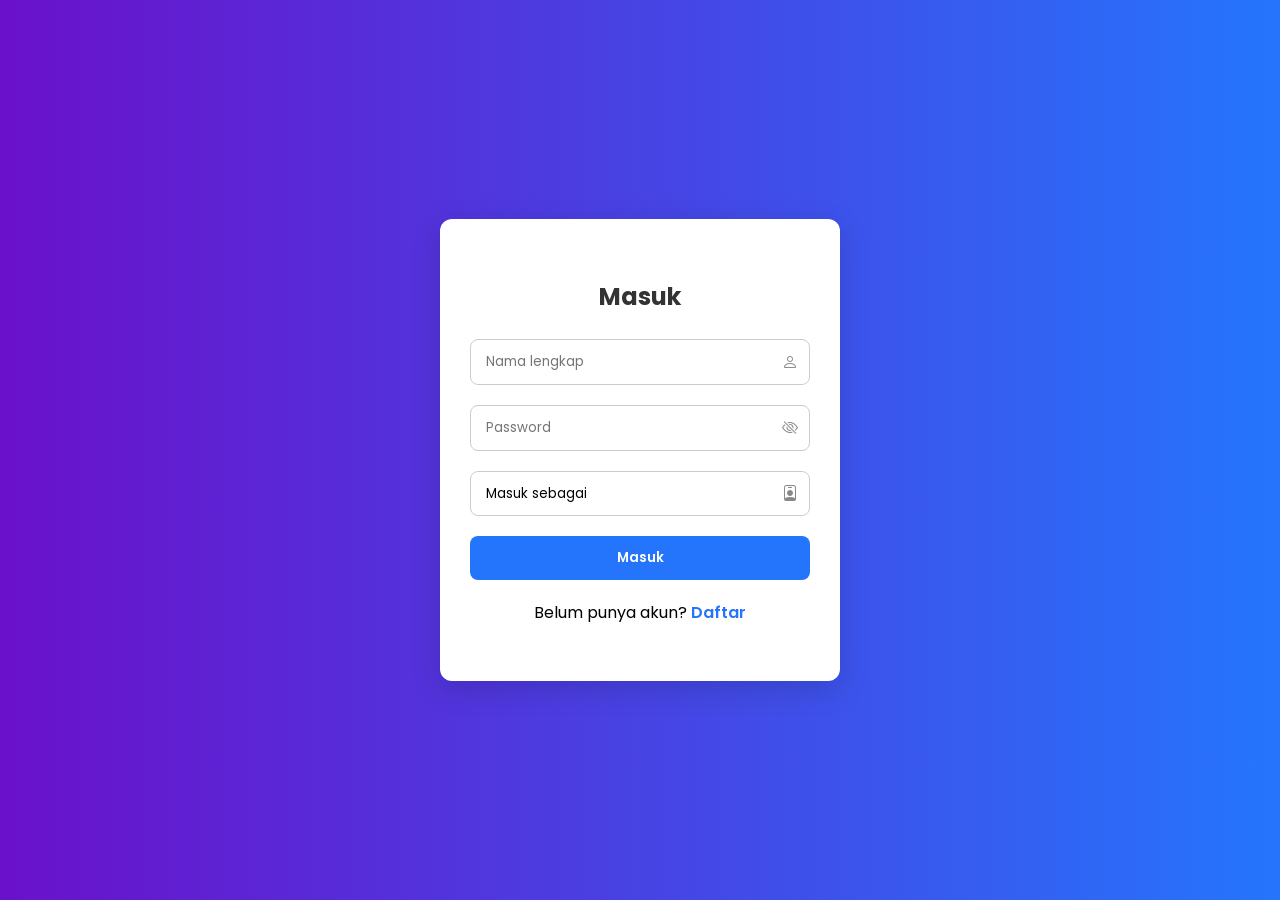
<file: index.html>
<!DOCTYPE html>
<html lang="id">
<head>
  <meta charset="UTF-8" />
  <meta name="viewport" content="width=device-width, initial-scale=1.0"/>
  <title>Halaman Masuk</title>
  <link href="https://fonts.googleapis.com/css2?family=Poppins:wght@400;600&display=swap" rel="stylesheet">
  <link href="https://cdn.jsdelivr.net/npm/bootstrap-icons@1.10.5/font/bootstrap-icons.css" rel="stylesheet">
  <style>
    * {
      box-sizing: border-box;
      font-family: 'Poppins', sans-serif;
    }
    body {
      margin: 0;
      padding: 0;
      background: linear-gradient(to right, #6a11cb, #2575fc);
      height: 100vh;
      display: flex;
      align-items: center;
      justify-content: center;
    }
    .login-container {
      background: #fff;
      padding: 40px 30px;
      border-radius: 12px;
      box-shadow: 0 8px 30px rgba(0, 0, 0, 0.15);
      width: 100%;
      max-width: 400px;
    }
    .login-form h2 {
      text-align: center;
      margin-bottom: 25px;
      color: #333;
    }
    .input-group {
      position: relative;
      margin-bottom: 20px;
    }
    .input-group input, .input-group select {
      width: 100%;
      padding: 12px 40px 12px 15px;
      border: 1px solid #ccc;
      border-radius: 8px;
      outline: none;
      transition: border-color 0.3s;
    }
    .input-group input:focus, .input-group select:focus {
      border-color: #2575fc;
    }
    .input-group .input-group-icon {
      position: absolute;
      top: 50%;
      right: 12px;
      transform: translateY(-50%);
      color: #888;
    }
    select {
      appearance: none;
      background-color: #fff;
    }
    button[type="submit"] {
      width: 100%;
      padding: 12px;
      background: #2575fc;
      color: white;
      border: none;
      border-radius: 8px;
      font-weight: 600;
      cursor: pointer;
      transition: background 0.3s;
    }
    button[type="submit"]:hover {
      background: #1a5edb;
    }
    p {
      text-align: center;
      margin-top: 20px;
    }
    .register-button {
      color: #2575fc;
      text-decoration: none;
      font-weight: 600;
    }
    .register-button:hover {
      text-decoration: underline;
    }

    /* Modal Styling */
    .modal-bg {
      display: none;
      position: fixed;
      z-index: 9999;
      top: 0; left: 0;
      width: 100vw;
      height: 100vh;
      background: rgba(0,0,0,0.4);
      align-items: center;
      justify-content: center;
    }
    .modal-box {
      background: #fff;
      padding: 24px 32px;
      border-radius: 10px;
      text-align: center;
      box-shadow: 0 2px 16px rgba(0,0,0,0.2);
      max-width: 320px;
    }
    .modal-box button {
      margin-top: 18px;
      padding: 10px 24px;
      background: #dc3545;
      color: #fff;
      border: none;
      border-radius: 4px;
      cursor: pointer;
    }
    .modal-box button:hover {
      background: #b52a37;
    }
  </style>
</head>
<body>
  <div class="login-container">
    <form class="login-form" action="proseslogin.php" method="post">
      <h2>Masuk</h2>

      <div class="input-group">
        <input type="text" name="nama" placeholder="Nama lengkap" required />
        <i class="bi bi-person input-group-icon"></i>
      </div>
<div class="input-group">
  <input type="password" name="password" id="password" placeholder="Password" required />
  <i class="bi bi-eye-slash input-group-icon" id="togglePassword" style="cursor: pointer;"></i>
</div>

      <div class="input-group">
        <select name="role" required>
          <option value="" disabled selected>Masuk sebagai</option>
          <option value="admin">Admin</option>
          <option value="guru">Guru</option>
          <option value="siswa">Siswa</option>
        </select>
        <i class="bi bi-person-badge input-group-icon"></i>
      </div>

      <button type="submit">Masuk</button>
      <p>Belum punya akun? <a href="pageregister.html" class="register-button">Daftar</a></p>
    </form>
  </div>

  <!-- Modal Error -->
  <div class="modal-bg" id="modalWarning">
    <div class="modal-box">
      <div id="modalMsg"></div>
      <button onclick="closeModal()">Tutup</button>
    </div>
  </div>

  <script>
    function getQueryParam(name) {
      const url = new URL(window.location.href);
      return url.searchParams.get(name);
    }
    function closeModal() {
      document.getElementById('modalWarning').style.display = 'none';
      const url = new URL(window.location.href);
      url.searchParams.delete('error');
      window.history.replaceState({}, document.title, url.pathname + url.search);
    }
    window.onload = function() {
      const msg = getQueryParam('error');
      if (msg) {
        document.getElementById('modalMsg').textContent = msg;
        document.getElementById('modalWarning').style.display = 'flex';
      }
    };

    // Toggle visibility password
document.getElementById("togglePassword").addEventListener("click", function () {
  const passwordInput = document.getElementById("password");
  const icon = this;
  if (passwordInput.type === "password") {
    passwordInput.type = "text";
    icon.classList.remove("bi-eye-slash");
    icon.classList.add("bi-eye");
  } else {
    passwordInput.type = "password";
    icon.classList.remove("bi-eye");
    icon.classList.add("bi-eye-slash");
  }
});

  </script>

  
</body>
</html>
</file>
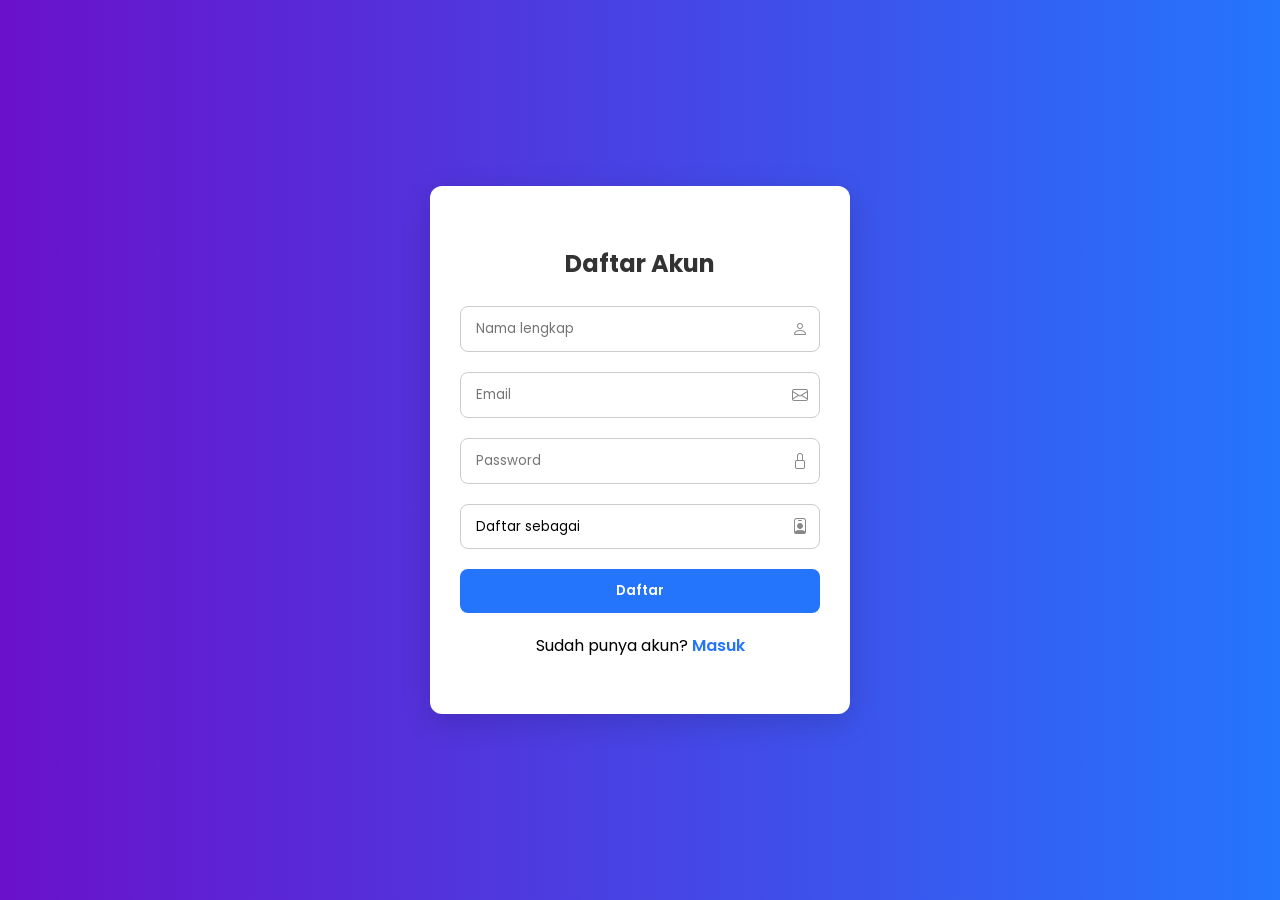
<file: pageregister.html>
<!DOCTYPE html>
<html lang="id">
<head>
  <meta charset="UTF-8" />
  <meta name="viewport" content="width=device-width, initial-scale=1.0"/>
  <title>Halaman Daftar</title>
  <link href="https://fonts.googleapis.com/css2?family=Poppins:wght@400;600&display=swap" rel="stylesheet">
  <link href="https://cdn.jsdelivr.net/npm/bootstrap-icons@1.10.5/font/bootstrap-icons.css" rel="stylesheet">
  <style>
    * {
      box-sizing: border-box;
      font-family: 'Poppins', sans-serif;
    }
    body {
      margin: 0;
      padding: 0;
      background: linear-gradient(to right, #6a11cb, #2575fc);
      height: 100vh;
      display: flex;
      align-items: center;
      justify-content: center;
    }
    .login-container {
      background: #fff;
      padding: 40px 30px;
      border-radius: 12px;
      box-shadow: 0 8px 30px rgba(0, 0, 0, 0.15);
      width: 100%;
      max-width: 420px;
    }
    .login-form h2 {
      text-align: center;
      margin-bottom: 25px;
      color: #333;
    }
    .input-group {
      position: relative;
      margin-bottom: 20px;
    }
    .input-group input, .input-group select {
      width: 100%;
      padding: 12px 40px 12px 15px;
      border: 1px solid #ccc;
      border-radius: 8px;
      outline: none;
      transition: border-color 0.3s;
    }
    .input-group input:focus, .input-group select:focus {
      border-color: #2575fc;
    }
    .input-group .input-group-icon {
      position: absolute;
      top: 50%;
      right: 12px;
      transform: translateY(-50%);
      color: #888;
    }
    select {
      appearance: none;
      background-color: #fff;
    }
    button[type="submit"] {
      width: 100%;
      padding: 12px;
      background: #2575fc;
      color: white;
      border: none;
      border-radius: 8px;
      font-weight: 600;
      cursor: pointer;
      transition: background 0.3s;
    }
    button[type="submit"]:hover {
      background: #1a5edb;
    }
    p {
      text-align: center;
      margin-top: 20px;
    }
    .register-button {
      color: #2575fc;
      text-decoration: none;
      font-weight: 600;
    }
    .register-button:hover {
      text-decoration: underline;
    }
  </style>
</head>
<body>
  <div class="login-container">
    <form class="login-form" action="prosesregister.php" method="post">
      <h2>Daftar Akun</h2>

      <div class="input-group">
        <input type="text" id="nama" name="nama" placeholder="Nama lengkap" required />
        <i class="bi bi-person input-group-icon"></i>
      </div>

      <div class="input-group">
        <input type="email" id="email" name="email" placeholder="Email" required />
        <i class="bi bi-envelope input-group-icon"></i>
      </div>

      <div class="input-group">
        <input type="password" id="password" name="password" placeholder="Password" required />
        <i class="bi bi-lock input-group-icon"></i>
      </div>

      <div class="input-group">
        <select id="role" name="role" required>
          <option value="" disabled selected>Daftar sebagai</option>
          <option value="admin">Admin</option>
          <option value="guru">Guru</option>
          <option value="siswa">Siswa</option>
        </select>
        <i class="bi bi-person-badge input-group-icon"></i>
      </div>

      <button type="submit">Daftar</button>
      <p>Sudah punya akun? <a href="index.html" class="register-button">Masuk</a></p>
    </form>
  </div>
</body>
</html>
</file>
